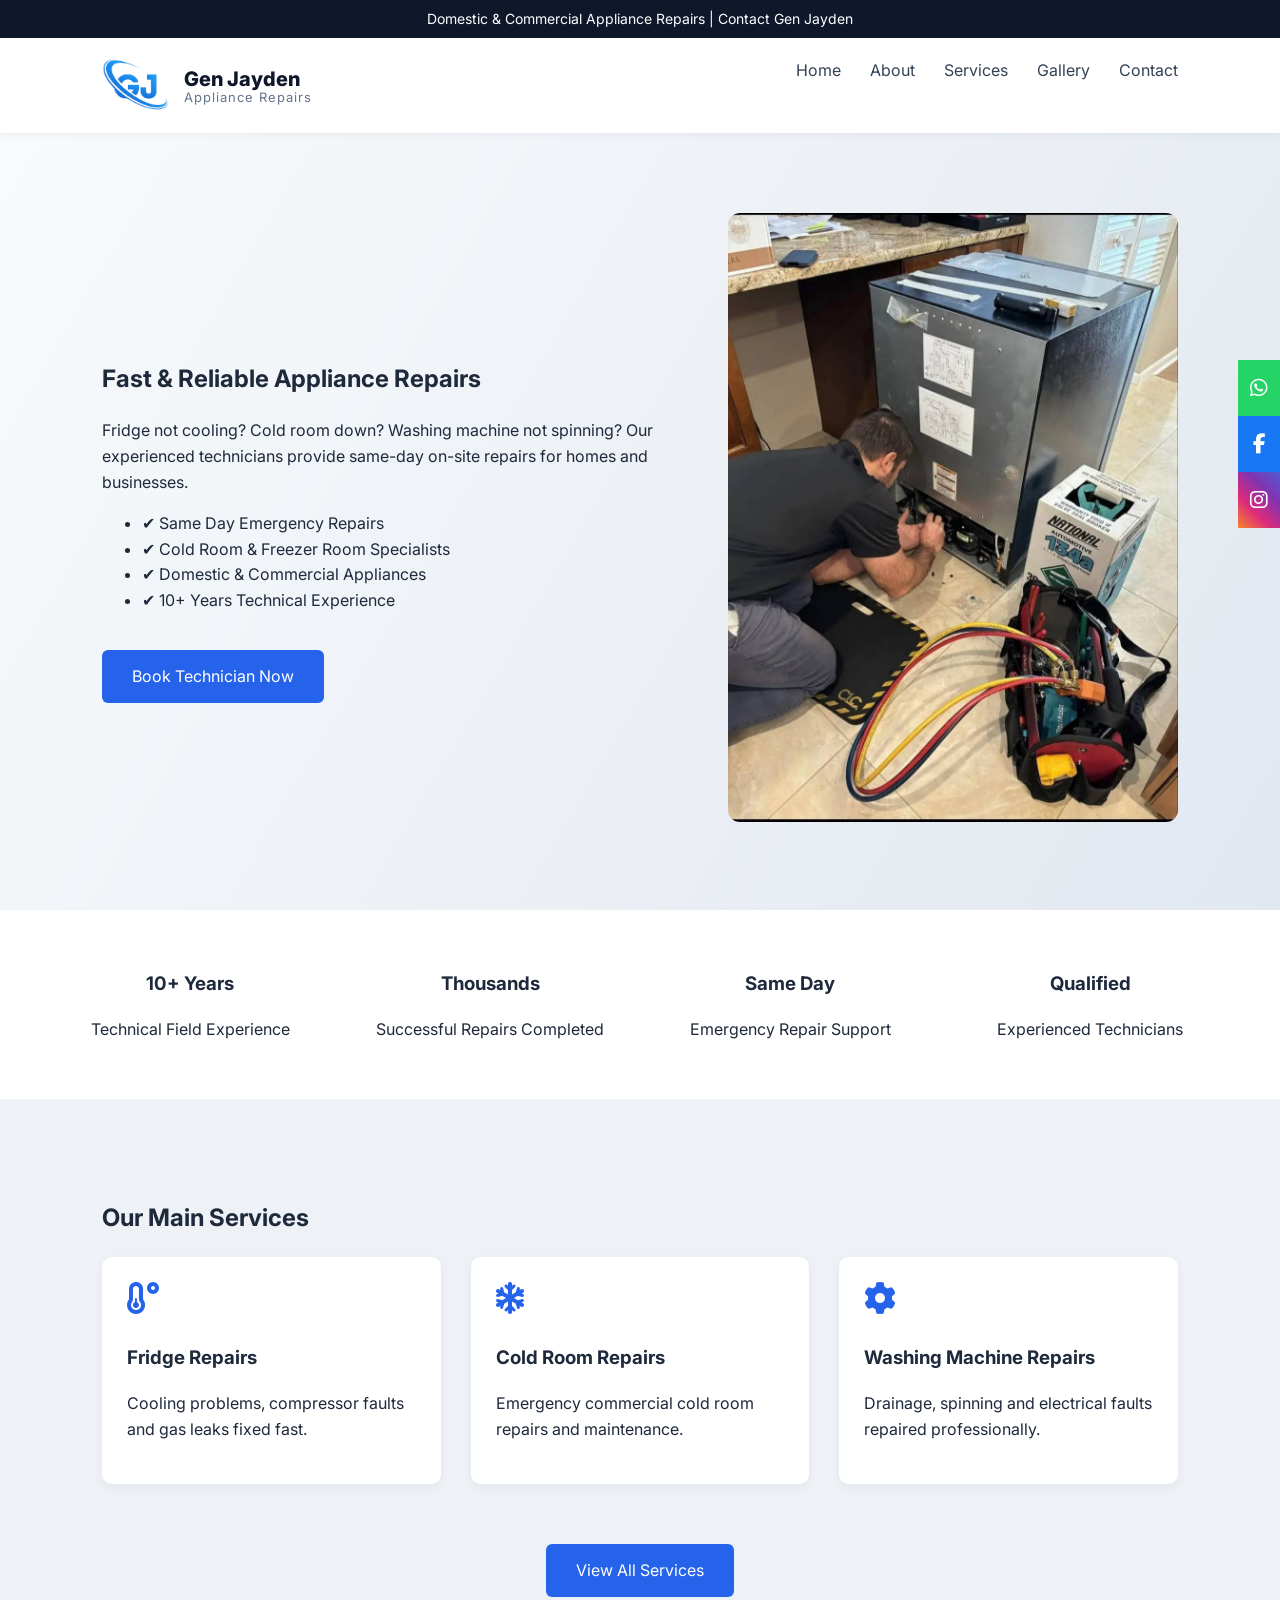
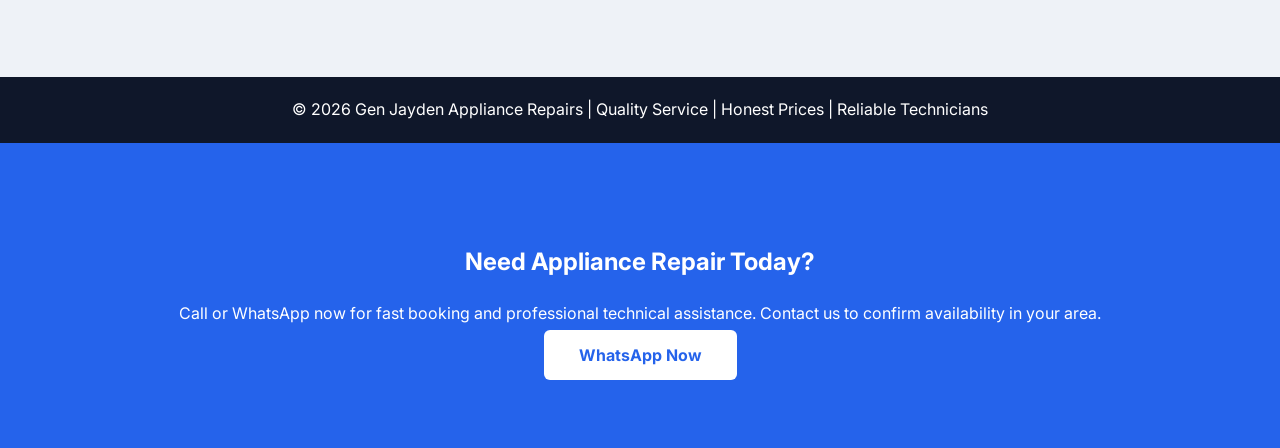
<file: index.html>
<!DOCTYPE html>
<html lang="en">
<head>
<meta name="description" content="Appliance repair services for fridges, freezers, washing machines, tumble dryers, ovens and other listed appliances. Contact Gen Jayden to enquire.">

<meta name="keywords" content="appliance repair, fridge repair, washing machine repair, oven repair, aircon repair, cold room repair, freezer room installation">

<meta name="author" content="Gen Jayden Appliance Repairs">

<meta property="og:title" content="Gen Jayden Appliance Repairs">
<meta property="og:description" content="Appliance repair services for homes and businesses. Contact us to enquire about availability.">
<meta property="og:type" content="website">
<meta charset="UTF-8">
<meta name="viewport" content="width=device-width, initial-scale=1.0">
<title>Gen Jayden Appliance Repairs</title>
<script data-goatcounter="https://genappliancerepairs.goatcounter.com/count"
        async src="//gc.zgo.at/count.js"></script>
<!-- Google tag (gtag.js) -->
<script async src="https://www.googletagmanager.com/gtag/js?id=G-C7B11668BW"></script>
<script>
  window.dataLayer = window.dataLayer || [];
  function gtag(){dataLayer.push(arguments);}
  gtag('js', new Date());

  gtag('config', 'G-C7B11668BW');
</script>

<link rel="stylesheet" href="style.css">
<link href="https://fonts.googleapis.com/css2?family=Inter:wght@300;400;600;800&display=swap" rel="stylesheet">
<link rel="stylesheet" href="https://cdnjs.cloudflare.com/ajax/libs/font-awesome/6.5.0/css/all.min.css">
<link rel="icon" href="images/logo.png">
<!-- Google tag (gtag.js) -->
<script async src="https://www.googletagmanager.com/gtag/js?id=AW-18580250537"></script>
<script>
  window.dataLayer = window.dataLayer || [];
  function gtag(){dataLayer.push(arguments);}
  gtag('js', new Date());
  gtag('config', 'AW-18580250537');
</script>
</head>

<body>

<header class="topbar">
Domestic & Commercial Appliance Repairs | Contact Gen Jayden
</header>

<nav class="navbar">
<div class="logo">
    <img src="images/logo2.png" alt="Gen Jayden Appliance Repairs">
    <div class="logo-text">
        <span class="brand-name">Gen Jayden</span>
        <span class="brand-tag">Appliance Repairs</span>
    </div>
</div>

<div class="nav-links">
<a href="index.html">Home</a>
<a href="about.html">About</a>
<a href="services.html">Services</a>
<a href="gallery.html">Gallery</a>
<a href="contact.html">Contact</a>
</div>
</nav>

<section class="hero">
<div class="hero-text">

<h1>Fast & Reliable Appliance Repairs</h1>

<p>
Fridge not cooling? Cold room down? Washing machine not spinning?
Our experienced technicians provide same-day on-site repairs for homes and businesses.
</p>

<ul>
<li>✔ Same Day Emergency Repairs</li>
<li>✔ Cold Room & Freezer Room Specialists</li>
<li>✔ Domestic & Commercial Appliances</li>
<li>✔ 10+ Years Technical Experience</li>
</ul>

<a class="cta-btn" href="https://wa.me/27681915286">
Book Technician Now
</a>

</div>

<div class="hero-image">
<img src="images/hero-appliance.jpg">
</div>
</section>


<section class="trust-strip">
<div>
<h3>10+ Years</h3>
<p>Technical Field Experience</p>
</div>

<div>
<h3>Thousands</h3>
<p>Successful Repairs Completed</p>
</div>

<div>
<h3>Same Day</h3>
<p>Emergency Repair Support</p>
</div>

<div>
<h3>Qualified</h3>
<p>Experienced Technicians</p>
</div>
</section>

<section class="services">
<h2>Our Main Services</h2>

<div class="service-grid">

<div class="service">
<i class="fa-solid fa-temperature-low icon"></i>
<h3>Fridge Repairs</h3>
<p>Cooling problems, compressor faults and gas leaks fixed fast.</p>
</div>

<div class="service">
<i class="fa-solid fa-snowflake icon"></i>
<h3>Cold Room Repairs</h3>
<p>Emergency commercial cold room repairs and maintenance.</p>
</div>

<div class="service">
<i class="fa-solid fa-gear icon"></i>
<h3>Washing Machine Repairs</h3>
<p>Drainage, spinning and electrical faults repaired professionally.</p>
</div>

</div>

<div style="text-align:center;margin-top:40px;">
<a class="cta-btn" href="services.html">View All Services</a>
</div>

</section>






<footer>
© 2026 Gen Jayden Appliance Repairs | Quality Service | Honest Prices | Reliable Technicians
</footer>

<section style="background:#2563eb;color:white;text-align:center;padding:80px 20px;">
<h2>Need Appliance Repair Today?</h2>

<p>
Call or WhatsApp now for fast booking and professional technical assistance.
Contact us to confirm availability in your area.
</p>

<a href="https://wa.me/27681915286" 
style="background:white;color:#2563eb;padding:15px 35px;border-radius:6px;text-decoration:none;font-weight:700;">
WhatsApp Now
</a>

</section>

<div class="mobile-cta">

<a href="tel:0681915286" class="cta-call">
<i class="fa-solid fa-phone"></i>
Call
</a>

<a href="https://wa.me/27681915286" class="cta-wa">
<i class="fa-brands fa-whatsapp"></i>
WhatsApp
</a>

<a href="https://www.facebook.com/share/18FaNF49f3/" target="_blank" class="cta-fb">
<i class="fa-brands fa-facebook"></i>
Facebook
</a>

<a href="https://www.instagram.com/appliance2816?igsh=MWpqNDZoc2Nvb3UwZg==" target="_blank" class="cta-ig">
<i class="fa-brands fa-instagram"></i>
Insta
</a>

</div>

<div class="social-bar">

<a href="https://wa.me/27681915286" target="_blank" class="sb-wa">
<i class="fa-brands fa-whatsapp"></i>
</a>

<a href="https://www.facebook.com/share/18FaNF49f3/" target="_blank" class="sb-fb">
<i class="fa-brands fa-facebook-f"></i>
</a>

<a href="https://www.instagram.com/appliance2816?igsh=MWpqNDZoc2Nvb3UwZg==" target="_blank" class="sb-ig">
<i class="fa-brands fa-instagram"></i>
</a>

</div>

<script src="script.js"></script>

</body>
</html>
</file>
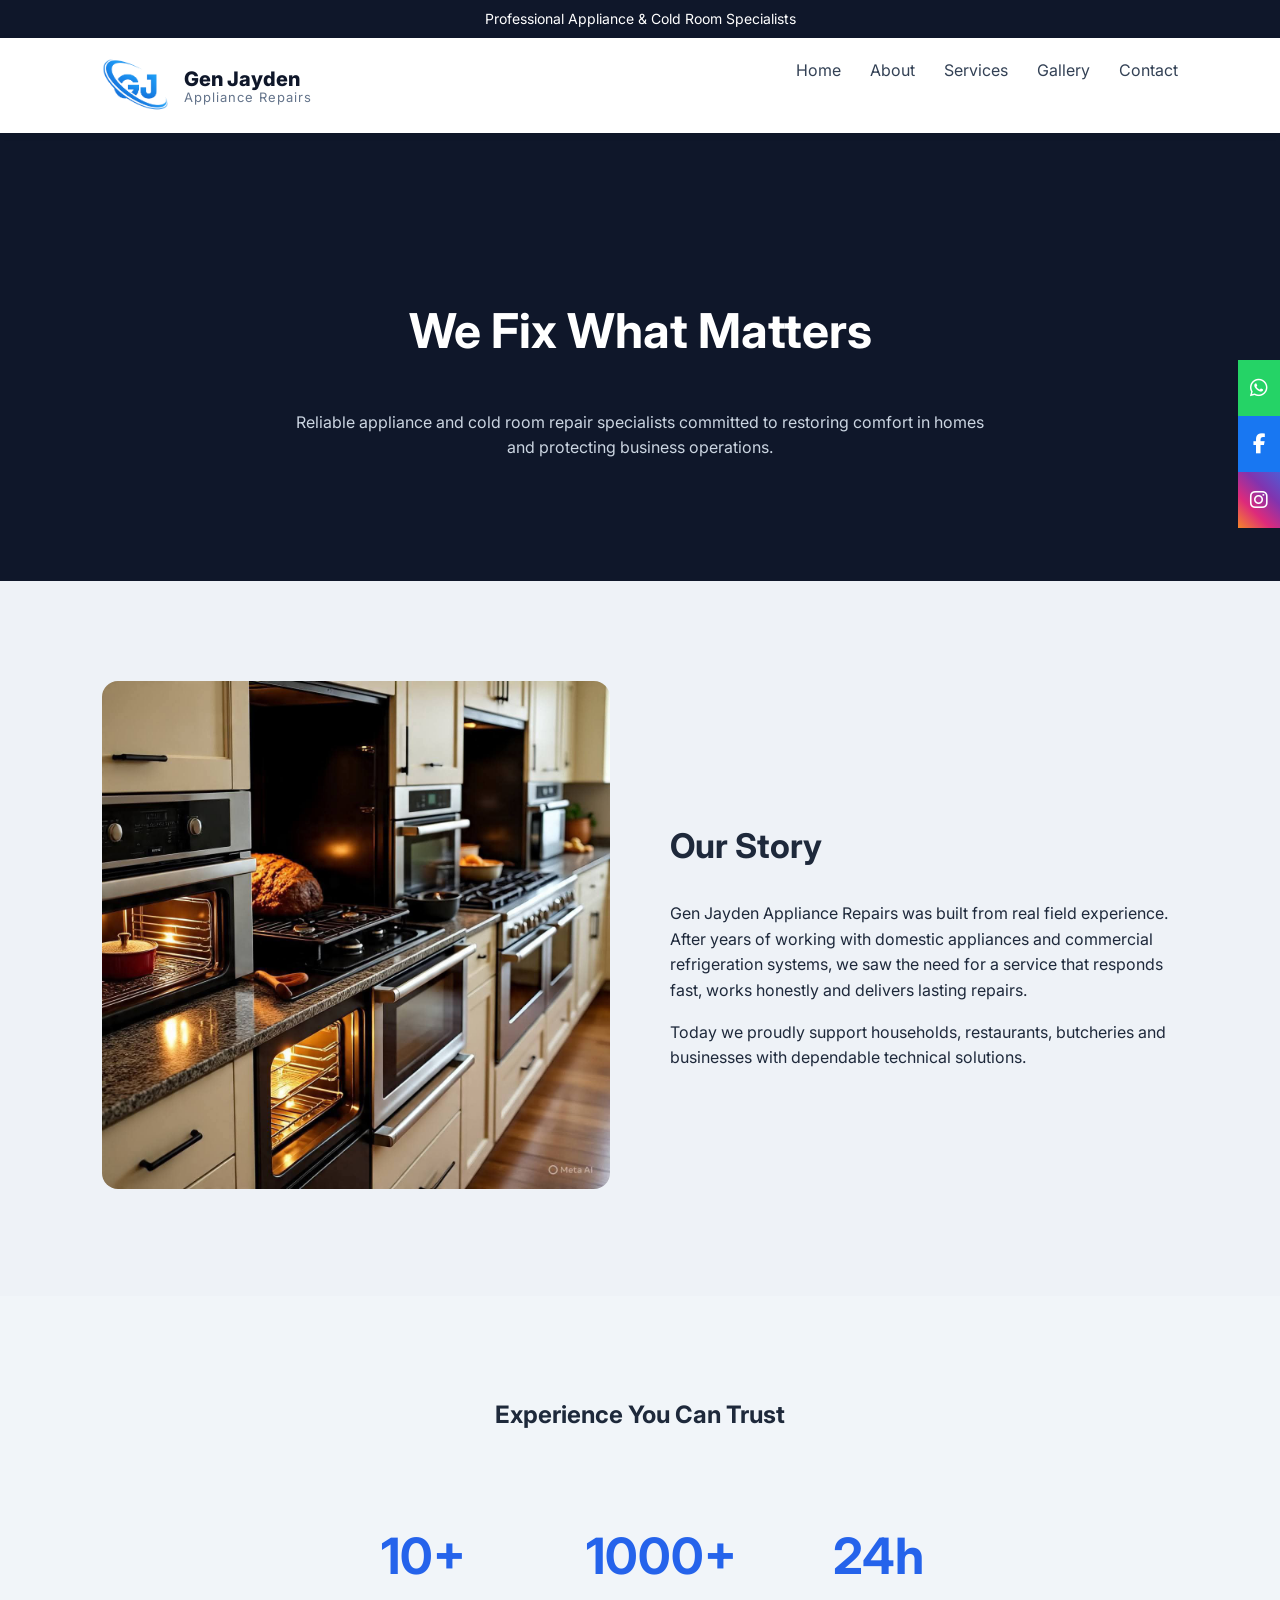
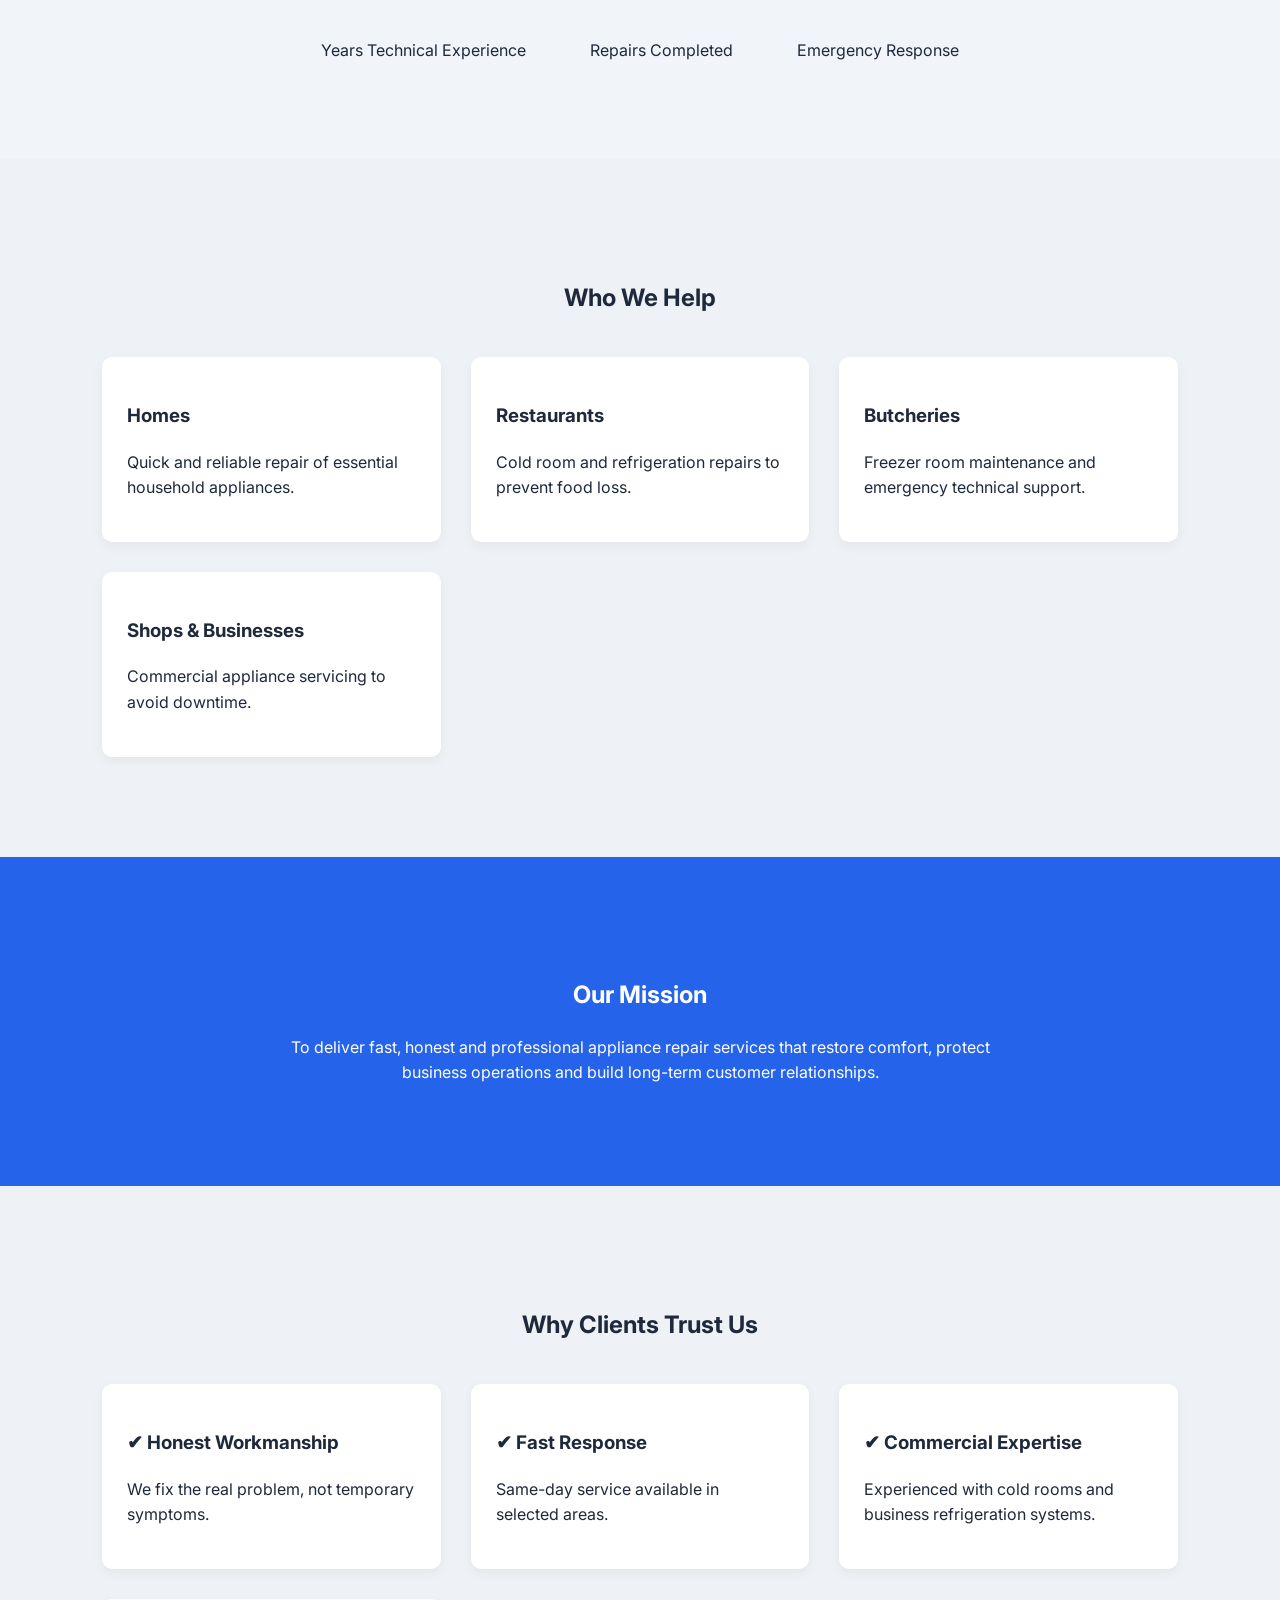
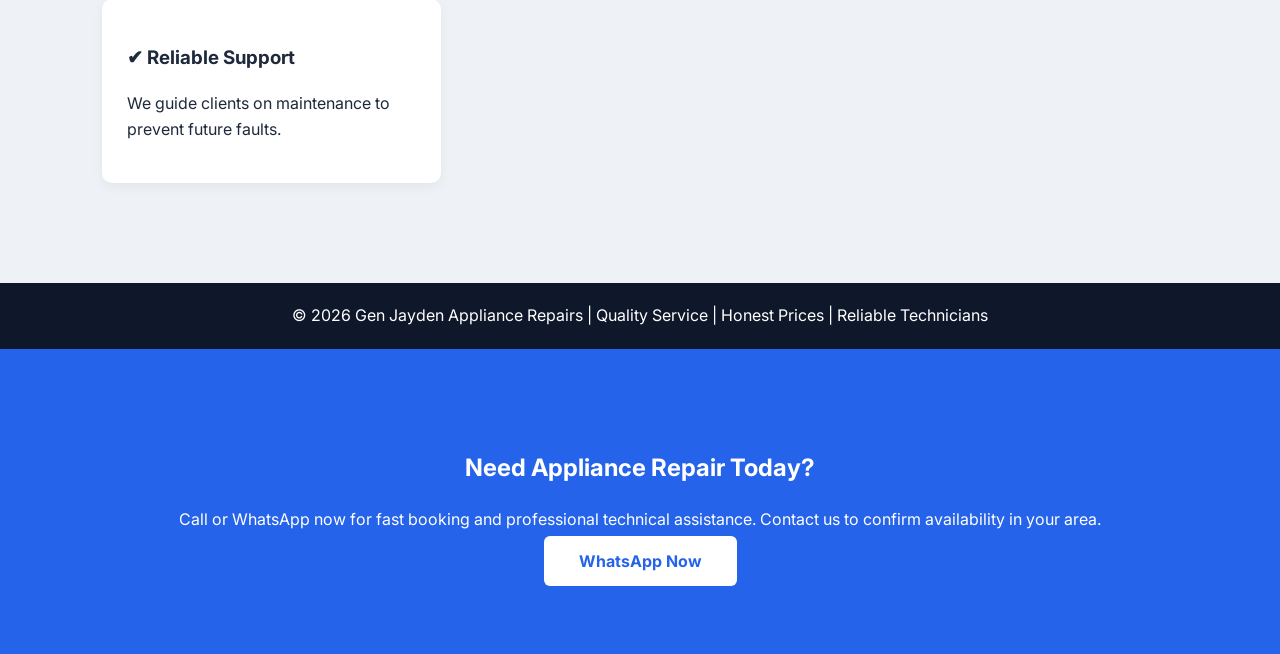
<file: about.html>
<!DOCTYPE html>
<html lang="en">
<head>
<meta name="description" content="Appliance repair services for fridges, freezers, washing machines, tumble dryers, ovens and other listed appliances. Contact Gen Jayden to enquire.">

<meta name="keywords" content="appliance repair, fridge repair, washing machine repair, oven repair, aircon repair, cold room repair, freezer room installation">

<meta name="author" content="Gen Jayden Appliance Repairs">

<meta property="og:title" content="Gen Jayden Appliance Repairs">
<meta property="og:description" content="Appliance repair services for homes and businesses. Contact us to enquire about availability.">
<meta property="og:type" content="website">
<meta charset="UTF-8">
<meta name="viewport" content="width=device-width, initial-scale=1.0">
<title>Gen Jayden Appliance Repairs</title>

<!-- Google tag (gtag.js) -->
<script async src="https://www.googletagmanager.com/gtag/js?id=G-C7B11668BW"></script>
<script>
  window.dataLayer = window.dataLayer || [];
  function gtag(){dataLayer.push(arguments);}
  gtag('js', new Date());

  gtag('config', 'G-C7B11668BW');
</script>
<script data-goatcounter="https://genappliancerepairs.goatcounter.com/count"
        async src="//gc.zgo.at/count.js"></script>

<link rel="stylesheet" href="style.css">
<link href="https://fonts.googleapis.com/css2?family=Inter:wght@300;400;600;800&display=swap" rel="stylesheet">
<link rel="stylesheet" href="https://cdnjs.cloudflare.com/ajax/libs/font-awesome/6.5.0/css/all.min.css">
<link rel="icon" href="images/logo.png">
<!-- Google tag (gtag.js) -->
<script async src="https://www.googletagmanager.com/gtag/js?id=AW-18580250537"></script>
<script>
  window.dataLayer = window.dataLayer || [];
  function gtag(){dataLayer.push(arguments);}
  gtag('js', new Date());
  gtag('config', 'AW-18580250537');
</script>
</head>
<body>
<header class="topbar">
Professional Appliance & Cold Room Specialists
</header>

<!-- NAVBAR -->
<nav class="navbar">
<div class="logo">
    <img src="images/logo2.png" alt="Gen Jayden Appliance Repairs">
    <div class="logo-text">
        <span class="brand-name">Gen Jayden</span>
        <span class="brand-tag">Appliance Repairs</span>
    </div>
</div>

<div class="nav-links">
<a href="index.html">Home</a>
<a href="about.html">About</a>
<a href="services.html">Services</a>
<a href="gallery.html">Gallery</a>
<a href="contact.html">Contact</a>
</div>
</nav>

<!-- PAGE BANNER -->
<section style="background:#0f172a;color:white;padding:120px 20px;text-align:center;">
<h1 style="font-size:48px;">We Fix What Matters</h1>
<p style="max-width:700px;margin:auto;margin-top:20px;color:#cbd5e1;">
Reliable appliance and cold room repair specialists committed to restoring comfort in homes and protecting business operations.
</p>
</section>

<!-- STORY SPLIT SECTION -->
<section style="padding:100px 8%;display:flex;gap:60px;align-items:center;flex-wrap:wrap;">

<div style="flex:1;min-width:300px;">
<img src="images/technician.jpg" style="width:100%;border-radius:16px;">
</div>

<div style="flex:1;min-width:300px;">
<h2 style="font-size:34px;">Our Story</h2>

<p>
Gen Jayden Appliance Repairs was built from real field experience.
After years of working with domestic appliances and commercial refrigeration systems,
we saw the need for a service that responds fast, works honestly and delivers lasting repairs.
</p>

<p>
Today we proudly support households, restaurants, butcheries and businesses with dependable technical solutions.
</p>

</div>

</section>

<!-- EXPERIENCE COUNTERS -->
<section style="background:#f1f5f9;padding:80px 8%;text-align:center;">
<h2>Experience You Can Trust</h2>

<div style="display:flex;justify-content:center;gap:60px;margin-top:40px;flex-wrap:wrap;">

<div>
<h1 style="font-size:50px;color:#2563eb;">10+</h1>
<p>Years Technical Experience</p>
</div>

<div>
<h1 style="font-size:50px;color:#2563eb;">1000+</h1>
<p>Repairs Completed</p>
</div>

<div>
<h1 style="font-size:50px;color:#2563eb;">24h</h1>
<p>Emergency Response</p>
</div>

</div>
</section>

<!-- CLIENT TYPES -->
<section style="padding:100px 8%;">
<h2 style="text-align:center;">Who We Help</h2>

<div style="display:grid;grid-template-columns:repeat(auto-fit,minmax(260px,1fr));gap:30px;margin-top:40px;">

<div class="service">
<h3>Homes</h3>
<p>Quick and reliable repair of essential household appliances.</p>
</div>

<div class="service">
<h3>Restaurants</h3>
<p>Cold room and refrigeration repairs to prevent food loss.</p>
</div>

<div class="service">
<h3>Butcheries</h3>
<p>Freezer room maintenance and emergency technical support.</p>
</div>

<div class="service">
<h3>Shops & Businesses</h3>
<p>Commercial appliance servicing to avoid downtime.</p>
</div>

</div>
</section>

<!-- MISSION BLOCK -->
<section style="background:#2563eb;color:white;padding:100px 20px;text-align:center;">
<h2>Our Mission</h2>
<p style="max-width:700px;margin:auto;margin-top:20px;">
To deliver fast, honest and professional appliance repair services that restore comfort,
protect business operations and build long-term customer relationships.
</p>
</section>

<!-- GUARANTEE -->
<section style="padding:100px 8%;">
<h2 style="text-align:center;">Why Clients Trust Us</h2>

<div style="display:grid;grid-template-columns:repeat(auto-fit,minmax(250px,1fr));gap:30px;margin-top:40px;">

<div class="service">
<h3>✔ Honest Workmanship</h3>
<p>We fix the real problem, not temporary symptoms.</p>
</div>

<div class="service">
<h3>✔ Fast Response</h3>
<p>Same-day service available in selected areas.</p>
</div>

<div class="service">
<h3>✔ Commercial Expertise</h3>
<p>Experienced with cold rooms and business refrigeration systems.</p>
</div>

<div class="service">
<h3>✔ Reliable Support</h3>
<p>We guide clients on maintenance to prevent future faults.</p>
</div>

</div>
</section>



<footer>
© 2026 Gen Jayden Appliance Repairs | Quality Service | Honest Prices | Reliable Technicians
</footer>

<section style="background:#2563eb;color:white;text-align:center;padding:80px 20px;">
<h2>Need Appliance Repair Today?</h2>

<p>
Call or WhatsApp now for fast booking and professional technical assistance.
Contact us to confirm availability in your area.
</p>

<a href="https://wa.me/27681915286" 
style="background:white;color:#2563eb;padding:15px 35px;border-radius:6px;text-decoration:none;font-weight:700;">
WhatsApp Now
</a>

</section>

<div class="mobile-cta">

<a href="tel:0681915286" class="cta-call">
<i class="fa-solid fa-phone"></i>
Call
</a>

<a href="https://wa.me/27681915286" class="cta-wa">
<i class="fa-brands fa-whatsapp"></i>
WhatsApp
</a>

<a href="https://www.facebook.com/share/18FaNF49f3/" target="_blank" class="cta-fb">
<i class="fa-brands fa-facebook"></i>
Facebook
</a>

<a href="https://www.instagram.com/appliance2816?igsh=MWpqNDZoc2Nvb3UwZg==" target="_blank" class="cta-ig">
<i class="fa-brands fa-instagram"></i>
Insta
</a>

</div>

<div class="social-bar">

<a href="https://wa.me/27681915286" target="_blank" class="sb-wa">
<i class="fa-brands fa-whatsapp"></i>
</a>

<a href="https://www.facebook.com/share/18FaNF49f3/" target="_blank" class="sb-fb">
<i class="fa-brands fa-facebook-f"></i>
</a>

<a href="https://www.instagram.com/appliance2816?igsh=MWpqNDZoc2Nvb3UwZg==" target="_blank" class="sb-ig">
<i class="fa-brands fa-instagram"></i>
</a>

</div>

<script src="script.js"></script>

</body>
</html>
</file>
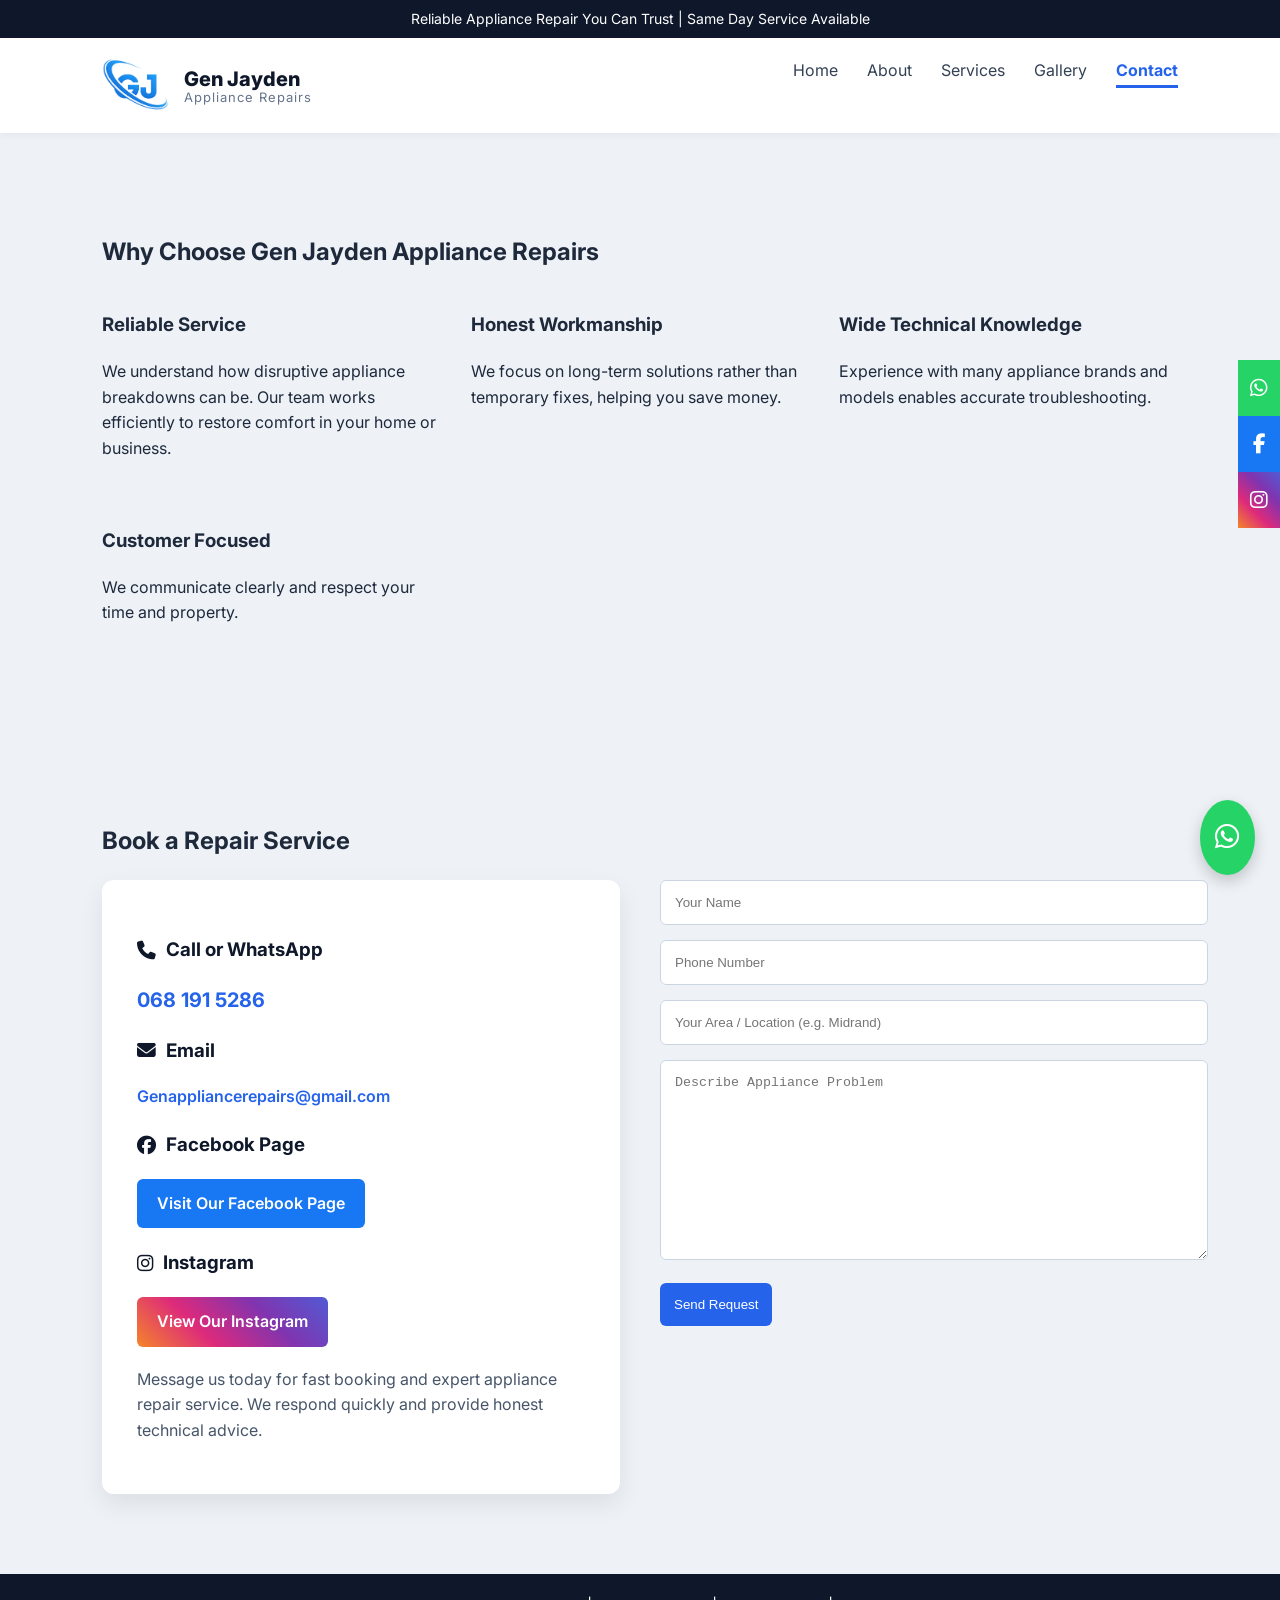
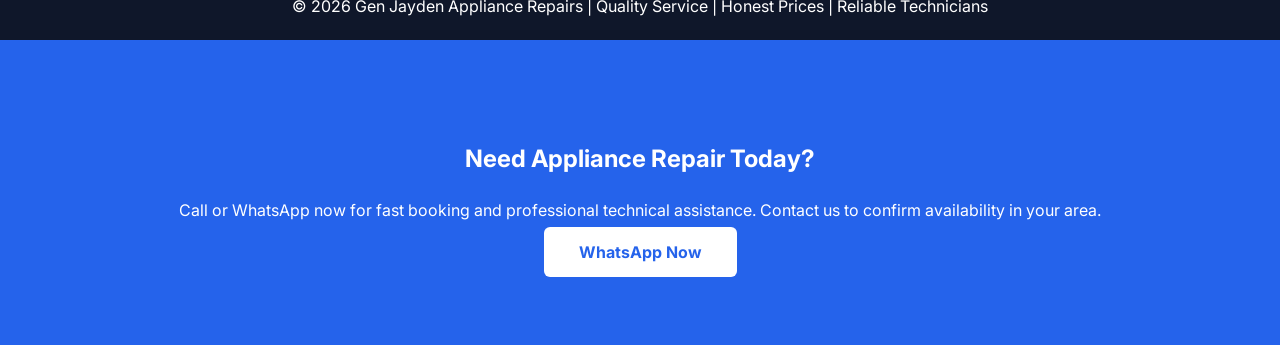
<file: contact.html>
<!DOCTYPE html>
<html lang="en">
<head>
<meta name="description" content="Appliance repair services for fridges, freezers, washing machines, tumble dryers, ovens and other listed appliances. Contact Gen Jayden to enquire.">

<meta name="keywords" content="appliance repair, fridge repair, washing machine repair, oven repair, aircon repair, cold room repair, freezer room installation">

<meta name="author" content="Gen Jayden Appliance Repairs">

<meta property="og:title" content="Gen Jayden Appliance Repairs">
<meta property="og:description" content="Appliance repair services for homes and businesses. Contact us to enquire about availability.">
<meta property="og:type" content="website">
<meta charset="UTF-8">
<meta name="viewport" content="width=device-width, initial-scale=1.0">
<title>Gen Jayden Appliance Repairs</title>

<!-- Google tag (gtag.js) -->
<script async src="https://www.googletagmanager.com/gtag/js?id=G-C7B11668BW"></script>
<script>
  window.dataLayer = window.dataLayer || [];
  function gtag(){dataLayer.push(arguments);}
  gtag('js', new Date());

  gtag('config', 'G-C7B11668BW');
</script>
<script data-goatcounter="https://genappliancerepairs.goatcounter.com/count"
        async src="//gc.zgo.at/count.js"></script>
<link rel="stylesheet" href="style.css">
<link href="https://fonts.googleapis.com/css2?family=Inter:wght@300;400;600;800&display=swap" rel="stylesheet">
<link rel="stylesheet" href="https://cdnjs.cloudflare.com/ajax/libs/font-awesome/6.5.0/css/all.min.css">
<link rel="icon" href="images/logo.png">
<!-- Google tag (gtag.js) -->
<script async src="https://www.googletagmanager.com/gtag/js?id=AW-18580250537"></script>
<script>
  window.dataLayer = window.dataLayer || [];
  function gtag(){dataLayer.push(arguments);}
  gtag('js', new Date());
  gtag('config', 'AW-18580250537');
</script>
</head>

<body>

<header class="topbar">
Reliable Appliance Repair You Can Trust | Same Day Service Available
</header>

<nav class="navbar">
<div class="logo">
    <img src="images/logo2.png" alt="Gen Jayden Appliance Repairs">
    <div class="logo-text">
        <span class="brand-name">Gen Jayden</span>
        <span class="brand-tag">Appliance Repairs</span>
    </div>
</div>

<div class="nav-links">
<a href="index.html">Home</a>
<a href="about.html">About</a>
<a href="services.html">Services</a>
<a href="gallery.html">Gallery</a>
<a href="contact.html">Contact</a>
</div>
</nav>

<section id="why" class="why">
<h2>Why Choose Gen Jayden Appliance Repairs</h2>

<div class="why-grid">

<div>
<h3>Reliable Service</h3>
<p>
We understand how disruptive appliance breakdowns can be.
Our team works efficiently to restore comfort in your home or business.
</p>
</div>

<div>
<h3>Honest Workmanship</h3>
<p>
We focus on long-term solutions rather than temporary fixes,
helping you save money.
</p>
</div>

<div>
<h3>Wide Technical Knowledge</h3>
<p>
Experience with many appliance brands and models enables
accurate troubleshooting.
</p>
</div>

<div>
<h3>Customer Focused</h3>
<p>
We communicate clearly and respect your time and property.
</p>
</div>

</div>
</section>



<section id="contact" class="contact">
<h2>Book a Repair Service</h2>

<div class="contact-grid">

<div class="contact-info-card">

<h3><i class="fa-solid fa-phone"></i> Call or WhatsApp</h3>
<p class="contact-highlight">068 191 5286</p>

<h3><i class="fa-solid fa-envelope"></i> Email</h3>
<p>
<a href="mailto:Genappliancerepairs@gmail.com" class="contact-link">
Genappliancerepairs@gmail.com
</a>
</p>

<h3><i class="fa-brands fa-facebook"></i> Facebook Page</h3>
<p>
<a href="https://www.facebook.com/share/18FaNF49f3/" target="_blank" class="facebook-btn">
Visit Our Facebook Page
</a>
</p>

<h3><i class="fa-brands fa-instagram"></i> Instagram</h3>
<p>
<a href="https://www.instagram.com/appliance2816?igsh=MWpqNDZoc2Nvb3UwZg==" 
target="_blank" 
class="instagram-btn">
View Our Instagram
</a>
</p>

<p class="contact-message">
Message us today for fast booking and expert appliance repair service.
We respond quickly and provide honest technical advice.
</p>

</div>

<form id="bookingForm">
<input type="text" id="name" placeholder="Your Name" required>
<input type="text" id="phone" placeholder="Phone Number" required>
<input type="text" id="area" placeholder="Your Area / Location (e.g. Midrand)" required>
<textarea id="problem" placeholder="Describe Appliance Problem"
style="height:170px;resize:vertical;"></textarea>
<button type="submit">Send Request</button>
</form>

</div>
</section>
<a href="https://wa.me/27681915286" class="whatsapp">
<i class="fa-brands fa-whatsapp"></i>
</a>

<footer>
© 2026 Gen Jayden Appliance Repairs | Quality Service | Honest Prices | Reliable Technicians
</footer>

<section style="background:#2563eb;color:white;text-align:center;padding:80px 20px;">
<h2>Need Appliance Repair Today?</h2>

<p>
Call or WhatsApp now for fast booking and professional technical assistance.
Contact us to confirm availability in your area.
</p>

<a href="https://wa.me/27681915286" 
style="background:white;color:#2563eb;padding:15px 35px;border-radius:6px;text-decoration:none;font-weight:700;">
WhatsApp Now
</a>

</section>

<div class="mobile-cta">

<a href="tel:0681915286" class="cta-call">
<i class="fa-solid fa-phone"></i>
Call
</a>

<a href="https://wa.me/27681915286" class="cta-wa">
<i class="fa-brands fa-whatsapp"></i>
WhatsApp
</a>

<a href="https://www.facebook.com/share/18FaNF49f3/" target="_blank" class="cta-fb">
<i class="fa-brands fa-facebook"></i>
Facebook
</a>

<a href="https://www.instagram.com/appliance2816?igsh=MWpqNDZoc2Nvb3UwZg==" target="_blank" class="cta-ig">
<i class="fa-brands fa-instagram"></i>
Insta
</a>

</div>

<div class="social-bar">

<a href="https://wa.me/27681915286" target="_blank" class="sb-wa">
<i class="fa-brands fa-whatsapp"></i>
</a>

<a href="https://www.facebook.com/share/18FaNF49f3/" target="_blank" class="sb-fb">
<i class="fa-brands fa-facebook-f"></i>
</a>

<a href="https://www.instagram.com/appliance2816?igsh=MWpqNDZoc2Nvb3UwZg==" target="_blank" class="sb-ig">
<i class="fa-brands fa-instagram"></i>
</a>

</div>

<script src="script.js"></script>

</body>
</html>
</file>
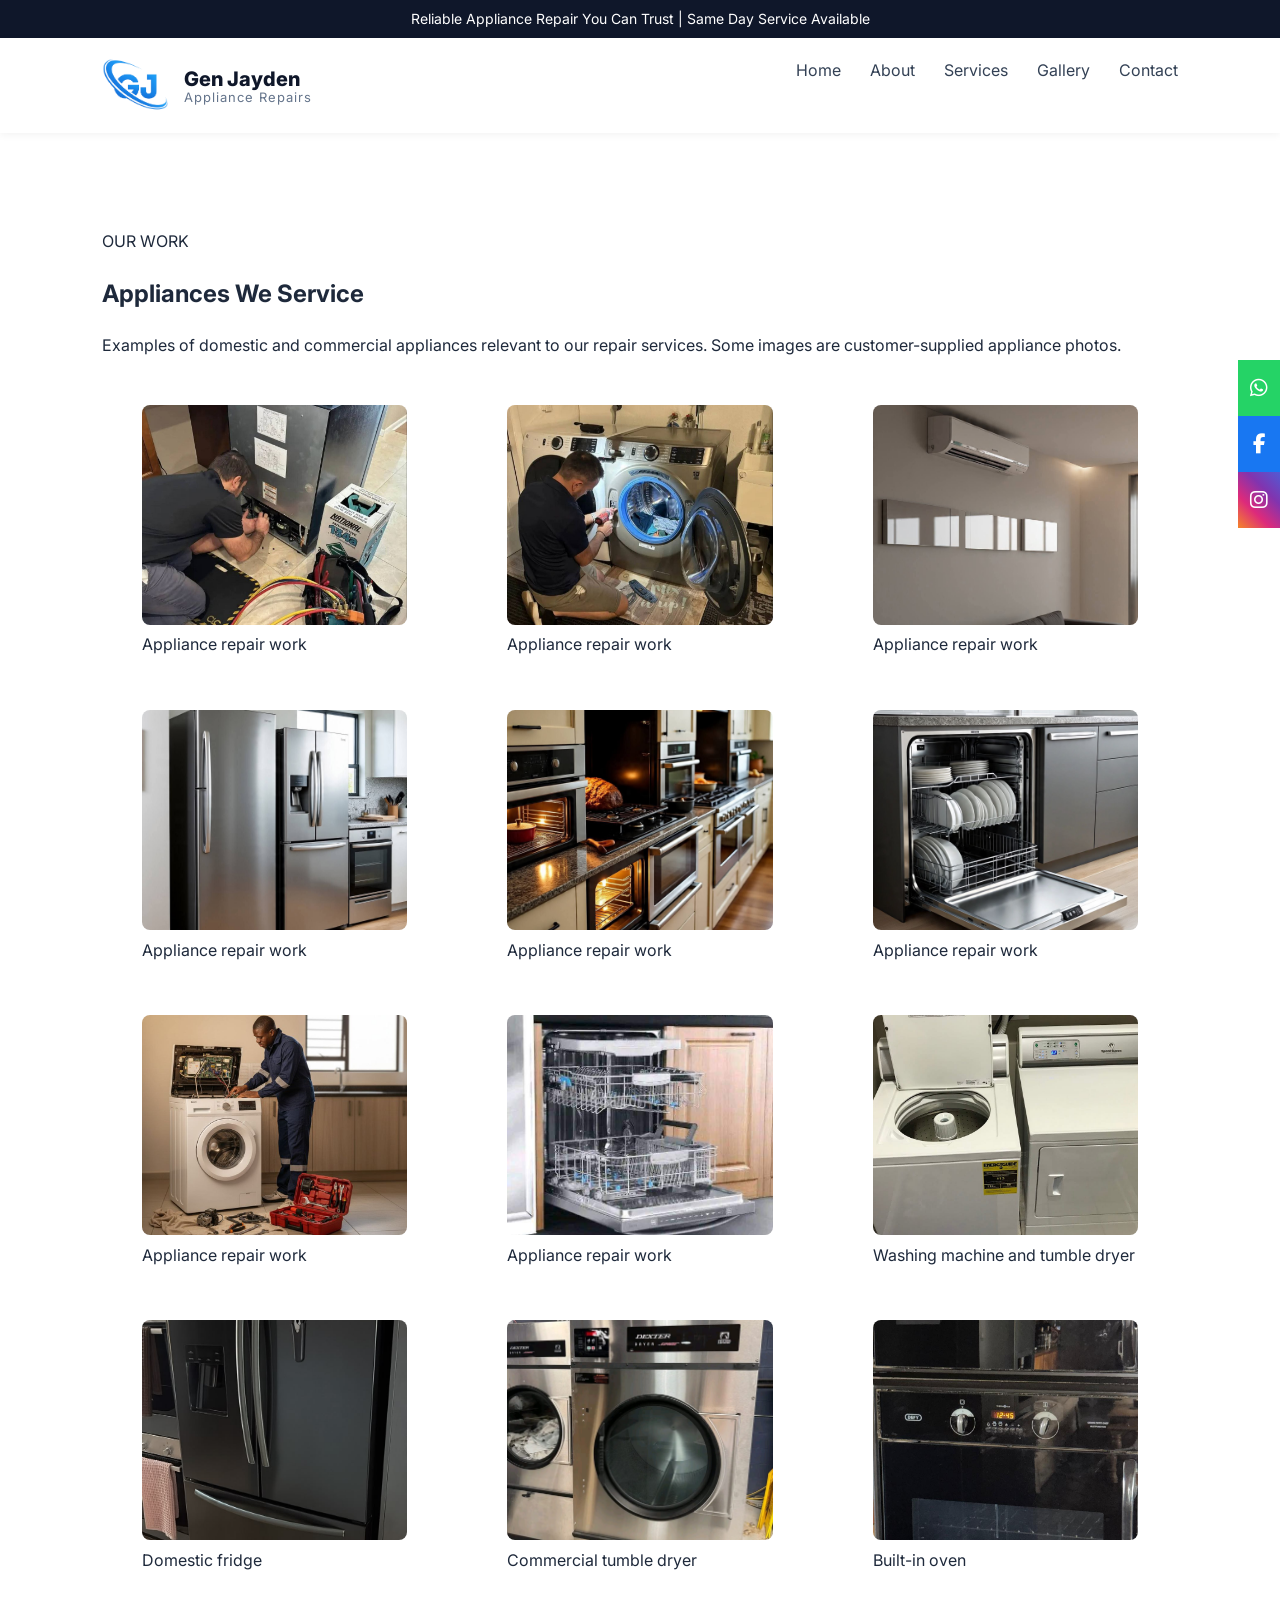
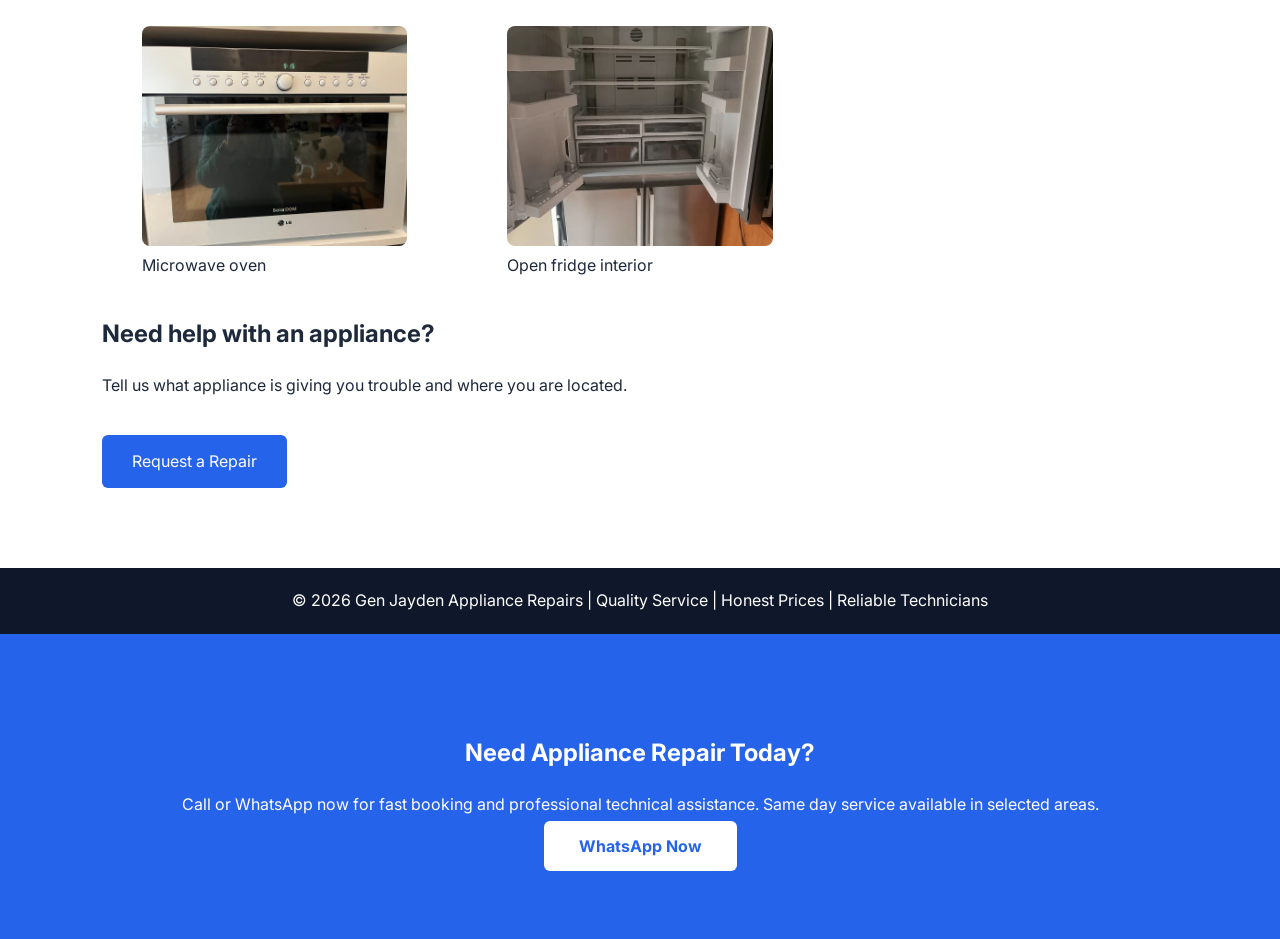
<file: gallery.html>
<!DOCTYPE html>
<html lang="en">
<head>
<meta name="description" content="Professional fridge, washing machine, oven and air conditioner repairs. Same day appliance repair service. Call now.">

<meta name="keywords" content="appliance repair, fridge repair, washing machine repair, oven repair, aircon repair, cold room repair, freezer room installation">

<meta name="author" content="Gen Jayden Appliance Repairs">

<meta property="og:title" content="Gen Jayden Appliance Repairs">
<meta property="og:description" content="Reliable appliance repair services with same day support.">
<meta property="og:type" content="website">
<meta charset="UTF-8">
<meta name="viewport" content="width=device-width, initial-scale=1.0">
<title>Appliance Repair Gallery | Gen Jayden Appliance Repairs</title>
<script data-goatcounter="https://genappliancerepairs.goatcounter.com/count"
        async src="//gc.zgo.at/count.js"></script>
<!-- Google tag (gtag.js) -->
<script async src="https://www.googletagmanager.com/gtag/js?id=G-C7B11668BW"></script>
<script>
  window.dataLayer = window.dataLayer || [];
  function gtag(){dataLayer.push(arguments);}
  gtag('js', new Date());

  gtag('config', 'G-C7B11668BW');
</script>

<link rel="stylesheet" href="style.css">
<link href="https://fonts.googleapis.com/css2?family=Inter:wght@300;400;600;800&display=swap" rel="stylesheet">
<link rel="stylesheet" href="https://cdnjs.cloudflare.com/ajax/libs/font-awesome/6.5.0/css/all.min.css">
<link rel="icon" href="images/logo.png">
<!-- Google tag (gtag.js) -->
<script async src="https://www.googletagmanager.com/gtag/js?id=AW-18580250537"></script>
<script>
  window.dataLayer = window.dataLayer || [];
  function gtag(){dataLayer.push(arguments);}
  gtag('js', new Date());
  gtag('config', 'AW-18580250537');
</script>
</head>

<body>

<header class="topbar">
Reliable Appliance Repair You Can Trust | Same Day Service Available
</header>

<nav class="navbar">
<div class="logo">
    <img src="images/logo2.png" alt="Gen Jayden Appliance Repairs">
    <div class="logo-text">
        <span class="brand-name">Gen Jayden</span>
        <span class="brand-tag">Appliance Repairs</span>
    </div>
</div>

<div class="nav-links">
<a href="index.html">Home</a>
<a href="about.html">About</a>
<a href="services.html">Services</a>
<a href="gallery.html">Gallery</a>
<a href="contact.html">Contact</a>
</div>
</nav>

<section class="gallery">
<div class="gallery-heading"><p class="eyebrow">OUR WORK</p><h1>Appliances We Service</h1><p>Examples of domestic and commercial appliances relevant to our repair services. Some images are customer-supplied appliance photos.</p></div>
<div class="gallery-grid">
<figure class="gallery-card"><img src="images/g1.jpg" alt="Appliance repair work" loading="lazy"><figcaption>Appliance repair work</figcaption></figure>
<figure class="gallery-card"><img src="images/g2.jpg" alt="Appliance repair work" loading="lazy"><figcaption>Appliance repair work</figcaption></figure>
<figure class="gallery-card"><img src="images/g4.jpg" alt="Appliance repair work" loading="lazy"><figcaption>Appliance repair work</figcaption></figure>
<figure class="gallery-card"><img src="images/g5.jpg" alt="Appliance repair work" loading="lazy"><figcaption>Appliance repair work</figcaption></figure>
<figure class="gallery-card"><img src="images/g6.jpg" alt="Appliance repair work" loading="lazy"><figcaption>Appliance repair work</figcaption></figure>
<figure class="gallery-card"><img src="images/g7.jpg" alt="Appliance repair work" loading="lazy"><figcaption>Appliance repair work</figcaption></figure>
<figure class="gallery-card"><img src="images/g8.jpg" alt="Appliance repair work" loading="lazy"><figcaption>Appliance repair work</figcaption></figure>
<figure class="gallery-card"><img src="images/g9.jpg" alt="Appliance repair work" loading="lazy"><figcaption>Appliance repair work</figcaption></figure>
<figure class="gallery-card"><img src="images/customer-washing-machine-dryer.jpeg" alt="Customer-supplied photo: Washing machine and tumble dryer" loading="lazy"><figcaption>Washing machine and tumble dryer</figcaption></figure>
<figure class="gallery-card"><img src="images/customer-fridge.jpeg" alt="Customer-supplied photo: Domestic fridge" loading="lazy"><figcaption>Domestic fridge</figcaption></figure>
<figure class="gallery-card"><img src="images/commercial-dryer.jpeg" alt="Customer-supplied photo: Commercial tumble dryer" loading="lazy"><figcaption>Commercial tumble dryer</figcaption></figure>
<figure class="gallery-card"><img src="images/built-in-oven.jpeg" alt="Customer-supplied photo: Built-in oven" loading="lazy"><figcaption>Built-in oven</figcaption></figure>
<figure class="gallery-card"><img src="images/microwave-oven.jpeg" alt="Customer-supplied photo: Microwave oven" loading="lazy"><figcaption>Microwave oven</figcaption></figure>
<figure class="gallery-card"><img src="images/open-fridge.jpeg" alt="Customer-supplied photo: Open fridge interior" loading="lazy"><figcaption>Open fridge interior</figcaption></figure>
</div>
<div class="gallery-cta"><h2>Need help with an appliance?</h2><p>Tell us what appliance is giving you trouble and where you are located.</p><a class="cta-btn" href="https://wa.me/27681915286?text=Hello%2C%20I%20need%20appliance%20repair%20assistance.">Request a Repair</a></div>
</section>

<footer>
© 2026 Gen Jayden Appliance Repairs | Quality Service | Honest Prices | Reliable Technicians
</footer>

<section style="background:#2563eb;color:white;text-align:center;padding:80px 20px;">
<h2>Need Appliance Repair Today?</h2>

<p>
Call or WhatsApp now for fast booking and professional technical assistance.
Same day service available in selected areas.
</p>

<a href="https://wa.me/27681915286" 
style="background:white;color:#2563eb;padding:15px 35px;border-radius:6px;text-decoration:none;font-weight:700;">
WhatsApp Now
</a>

</section>

<div class="mobile-cta">

<a href="tel:0681915286" class="cta-call">
<i class="fa-solid fa-phone"></i>
Call
</a>

<a href="https://wa.me/27681915286" class="cta-wa">
<i class="fa-brands fa-whatsapp"></i>
WhatsApp
</a>

<a href="https://www.facebook.com/share/18FaNF49f3/" target="_blank" class="cta-fb">
<i class="fa-brands fa-facebook"></i>
Facebook
</a>

<a href="https://www.instagram.com/appliance2816?igsh=MWpqNDZoc2Nvb3UwZg==" target="_blank" class="cta-ig">
<i class="fa-brands fa-instagram"></i>
Insta
</a>

</div>

<div class="social-bar">

<a href="https://wa.me/27681915286" target="_blank" class="sb-wa">
<i class="fa-brands fa-whatsapp"></i>
</a>

<a href="https://www.facebook.com/share/18FaNF49f3/" target="_blank" class="sb-fb">
<i class="fa-brands fa-facebook-f"></i>
</a>

<a href="https://www.instagram.com/appliance2816?igsh=MWpqNDZoc2Nvb3UwZg==" target="_blank" class="sb-ig">
<i class="fa-brands fa-instagram"></i>
</a>

</div>

<script src="script.js"></script>

</body>
</html>
</file>
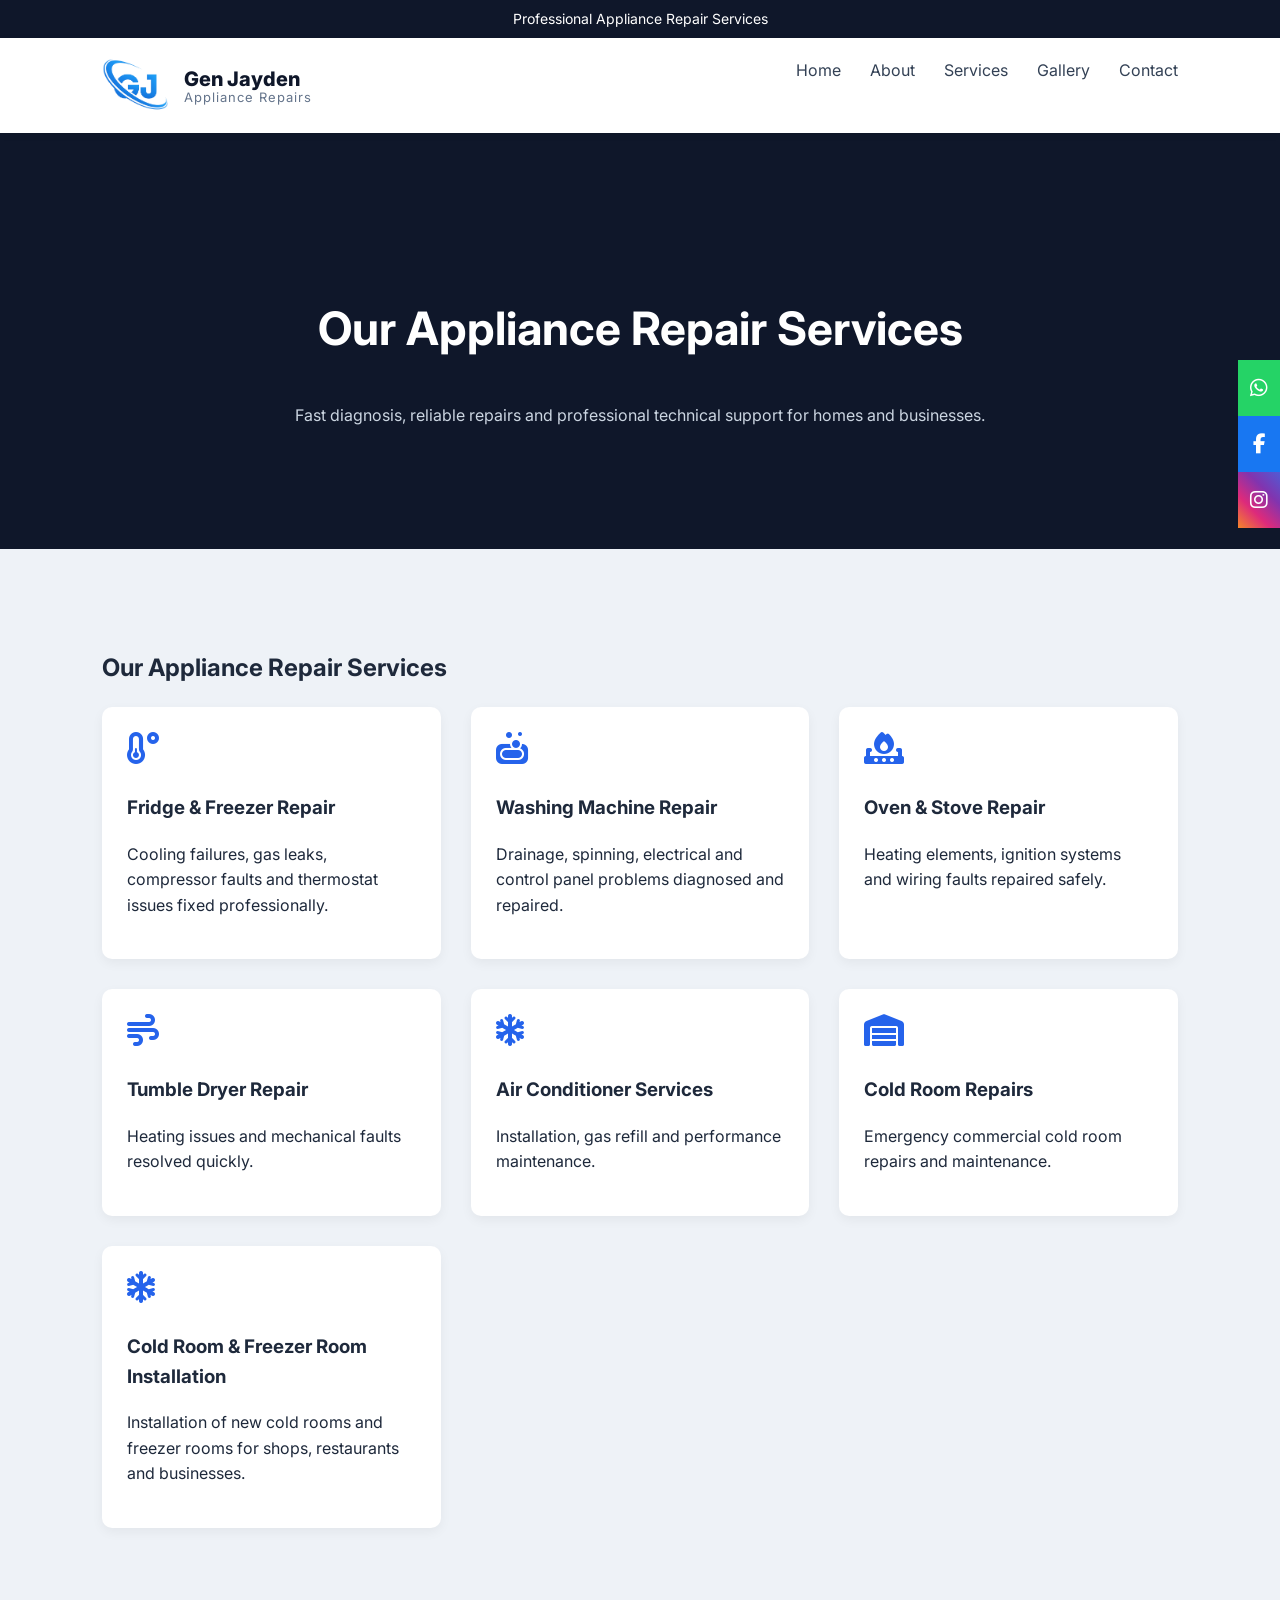
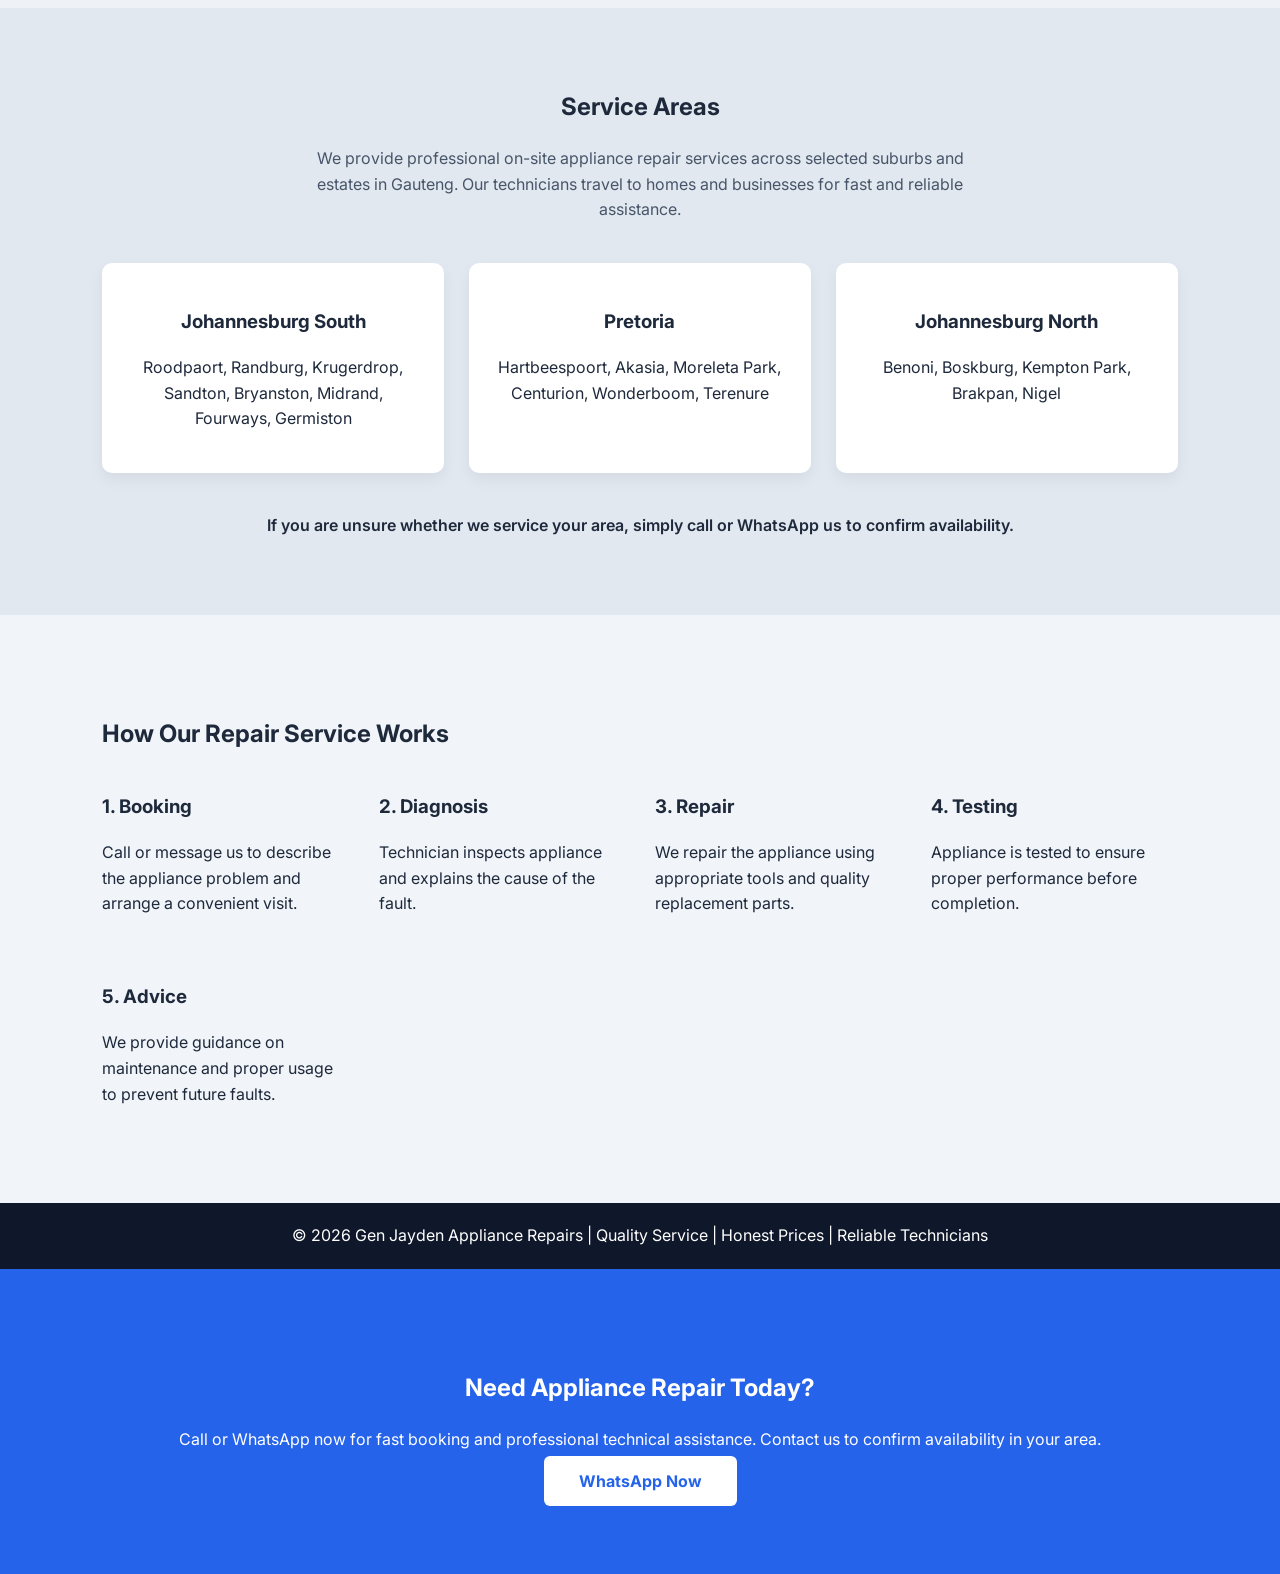
<file: services.html>
<!DOCTYPE html>
<html lang="en">
<head>
<meta name="description" content="Appliance repair services for fridges, freezers, washing machines, tumble dryers, ovens and other listed appliances. Contact Gen Jayden to enquire.">

<meta name="keywords" content="appliance repair, fridge repair, washing machine repair, oven repair, aircon repair, cold room repair, freezer room installation">

<meta name="author" content="Gen Jayden Appliance Repairs">

<meta property="og:title" content="Gen Jayden Appliance Repairs">
<meta property="og:description" content="Appliance repair services for homes and businesses. Contact us to enquire about availability.">
<meta property="og:type" content="website">
<meta charset="UTF-8">
<meta name="viewport" content="width=device-width, initial-scale=1.0">
<title>Gen Jayden Appliance Repairs</title>
<script data-goatcounter="https://genappliancerepairs.goatcounter.com/count"
        async src="//gc.zgo.at/count.js"></script>
<!-- Google tag (gtag.js) -->
<script async src="https://www.googletagmanager.com/gtag/js?id=G-C7B11668BW"></script>
<script>
  window.dataLayer = window.dataLayer || [];
  function gtag(){dataLayer.push(arguments);}
  gtag('js', new Date());

  gtag('config', 'G-C7B11668BW');
</script>

<link rel="stylesheet" href="style.css">
<link href="https://fonts.googleapis.com/css2?family=Inter:wght@300;400;600;800&display=swap" rel="stylesheet">
<link rel="stylesheet" href="https://cdnjs.cloudflare.com/ajax/libs/font-awesome/6.5.0/css/all.min.css">
<link rel="icon" href="images/logo.png">
<!-- Google tag (gtag.js) -->
<script async src="https://www.googletagmanager.com/gtag/js?id=AW-18580250537"></script>
<script>
  window.dataLayer = window.dataLayer || [];
  function gtag(){dataLayer.push(arguments);}
  gtag('js', new Date());
  gtag('config', 'AW-18580250537');
</script>
</head>



<body>

<header class="topbar">
Professional Appliance Repair Services
</header>

<nav class="navbar">
<div class="logo">
    <img src="images/logo2.png" alt="Gen Jayden Appliance Repairs">
    <div class="logo-text">
        <span class="brand-name">Gen Jayden</span>
        <span class="brand-tag">Appliance Repairs</span>
    </div>
</div>

<div class="nav-links">
<a href="index.html">Home</a>
<a href="about.html">About</a>
<a href="services.html">Services</a>
<a href="gallery.html">Gallery</a>
<a href="contact.html">Contact</a>
</div>
</nav>


<!-- NAVBAR -->

<!-- PAGE HERO -->
<section style="background:#0f172a;color:white;padding:120px 20px;text-align:center;">
<h1 style="font-size:46px;">Our Appliance Repair Services</h1>
<p style="max-width:700px;margin:auto;margin-top:20px;color:#cbd5e1;">
Fast diagnosis, reliable repairs and professional technical support for homes and businesses.
</p>
</section>

<section class="services">
<h2>Our Appliance Repair Services</h2>

<div class="service-grid">

<div class="service">
<i class="fa-solid fa-temperature-low icon"></i>
<h3>Fridge & Freezer Repair</h3>
<p>Cooling failures, gas leaks, compressor faults and thermostat issues fixed professionally.</p>
</div>

<div class="service">
<i class="fa-solid fa-soap icon"></i>
<h3>Washing Machine Repair</h3>
<p>Drainage, spinning, electrical and control panel problems diagnosed and repaired.</p>
</div>

<div class="service">
<i class="fa-solid fa-fire-burner icon"></i>
<h3>Oven & Stove Repair</h3>
<p>Heating elements, ignition systems and wiring faults repaired safely.</p>
</div>

<div class="service">
<i class="fa-solid fa-wind icon"></i>
<h3>Tumble Dryer Repair</h3>
<p>Heating issues and mechanical faults resolved quickly.</p>
</div>

<div class="service">
<i class="fa-solid fa-snowflake icon"></i>
<h3>Air Conditioner Services</h3>
<p>Installation, gas refill and performance maintenance.</p>
</div>

<div class="service">
<i class="fa-solid fa-warehouse icon"></i>
<h3>Cold Room Repairs</h3>
<p>Emergency commercial cold room repairs and maintenance.</p>
</div>

<div class="service">
<i class="fa-solid fa-snowflake icon"></i>
<h3>Cold Room & Freezer Room Installation</h3>
<p>Installation of new cold rooms and freezer rooms for shops, restaurants and businesses.</p>
</div>

</div>
</section>

<section class="coverage">
<h2>Service Areas</h2>

<p class="coverage-intro">
We provide professional on-site appliance repair services across selected suburbs and estates in Gauteng.
Our technicians travel to homes and businesses for fast and reliable assistance.
</p>

<div class="areas">

<div>
<h3>Johannesburg South</h3>
<p>Roodpaort, Randburg, Krugerdrop, Sandton, Bryanston, Midrand, Fourways, Germiston</p>
</div>

<div>
<h3>Pretoria</h3>
<p>Hartbeespoort, Akasia, Moreleta Park, Centurion, Wonderboom, Terenure</p>
</div>

<div>
<h3>Johannesburg North</h3>
<p>Benoni, Boskburg, Kempton Park, Brakpan, Nigel</p>
</div>

</div>


<p class="coverage-note">
If you are unsure whether we service your area, simply call or WhatsApp us to confirm availability.
</p>

</section>

<section id="process" class="process">
<h2>How Our Repair Service Works</h2>

<div class="process-steps">
<div>
<h3>1. Booking</h3>
<p>Call or message us to describe the appliance problem and arrange a convenient visit.</p>
</div>

<div>
<h3>2. Diagnosis</h3>
<p>Technician inspects appliance and explains the cause of the fault.</p>
</div>

<div>
<h3>3. Repair</h3>
<p>We repair the appliance using appropriate tools and quality replacement parts.</p>
</div>

<div>
<h3>4. Testing</h3>
<p>Appliance is tested to ensure proper performance before completion.</p>
</div>

<div>
<h3>5. Advice</h3>
<p>We provide guidance on maintenance and proper usage to prevent future faults.</p>
</div>
</div>
</section>




<footer>
© 2026 Gen Jayden Appliance Repairs | Quality Service | Honest Prices | Reliable Technicians
</footer>

<section style="background:#2563eb;color:white;text-align:center;padding:80px 20px;">
<h2>Need Appliance Repair Today?</h2>

<p>
Call or WhatsApp now for fast booking and professional technical assistance.
Contact us to confirm availability in your area.
</p>

<a href="https://wa.me/27681915286" 
style="background:white;color:#2563eb;padding:15px 35px;border-radius:6px;text-decoration:none;font-weight:700;">
WhatsApp Now
</a>

</section>

<div class="mobile-cta">

<a href="tel:0681915286" class="cta-call">
<i class="fa-solid fa-phone"></i>
Call
</a>

<a href="https://wa.me/27681915286" class="cta-wa">
<i class="fa-brands fa-whatsapp"></i>
WhatsApp
</a>

<a href="https://www.facebook.com/share/18FaNF49f3/" target="_blank" class="cta-fb">
<i class="fa-brands fa-facebook"></i>
Facebook
</a>

<a href="https://www.instagram.com/appliance2816?igsh=MWpqNDZoc2Nvb3UwZg==" target="_blank" class="cta-ig">
<i class="fa-brands fa-instagram"></i>
Insta
</a>

</div>

<div class="social-bar">

<a href="https://wa.me/27681915286" target="_blank" class="sb-wa">
<i class="fa-brands fa-whatsapp"></i>
</a>

<a href="https://www.facebook.com/share/18FaNF49f3/" target="_blank" class="sb-fb">
<i class="fa-brands fa-facebook-f"></i>
</a>

<a href="https://www.instagram.com/appliance2816?igsh=MWpqNDZoc2Nvb3UwZg==" target="_blank" class="sb-ig">
<i class="fa-brands fa-instagram"></i>
</a>

</div>

<script src="script.js"></script>

</body>
</html>
</file>
<file: style.css>
body{
font-family:Inter;
margin:0;
color:#1e293b;
line-height:1.6;
background:#eef2f7;
}

.topbar{
background:#0f172a;
color:white;
text-align:center;
padding:8px;
font-size:14px;
}

.navbar{
display:flex;
justify-content:space-between;
padding:20px 8%;
background:white;
box-shadow:0 2px 8px rgba(0,0,0,.05);
position:sticky;
top:0;
}

.navbar a{
margin-left:25px;
text-decoration:none;
color:#334155;
}

.hero{
display:flex;
align-items:center;
gap:60px;
padding:80px 8%;
background:linear-gradient(120deg,#f8fafc,#e2e8f0);
}

.hero-image img{
width:450px;
border-radius:12px;
}

.cta-btn{
display:inline-block;
background:#2563eb;
color:white;
padding:14px 30px;
border-radius:6px;
margin-top:20px;
text-decoration:none;
}

.trust-strip{
display:grid;
grid-template-columns:repeat(4,1fr);
text-align:center;
padding:40px;
background:white;
}

.services{
padding:80px 8%;
}

.service-grid{
display:grid;
grid-template-columns:repeat(auto-fit,minmax(280px,1fr));
gap:30px;
}

.service{
background:white;
padding:25px;
border-radius:10px;
box-shadow:0 4px 12px rgba(0,0,0,.05);
}

.process{
background:#f1f5f9;
padding:80px 8%;
}

.process-steps{
display:grid;
grid-template-columns:repeat(auto-fit,minmax(220px,1fr));
gap:30px;
}

.why{
padding:80px 8%;
}

.why-grid{
display:grid;
grid-template-columns:repeat(auto-fit,minmax(250px,1fr));
gap:30px;
}

.coverage{
background:#e2e8f0;
padding:60px 8%;
text-align:center;
}

.contact{
padding:80px 8%;
}

.contact-grid{
display:grid;
grid-template-columns:1fr 1fr;
gap:40px;
}

form input, form textarea{
width:100%;
padding:14px;
margin-bottom:15px;
border:1px solid #cbd5e1;
border-radius:6px;
}

form button{
background:#2563eb;
color:white;
padding:14px;
border:none;
border-radius:6px;
}

footer{
background:#0f172a;
color:white;
text-align:center;
padding:20px;
}

.icon{
font-size:32px;
color:#2563eb;
margin-bottom:10px;
}

/* GALLERY */

.gallery{
padding:80px 8%;
background:white;
}

.gallery-grid{
display:grid;
grid-template-columns:repeat(auto-fit,minmax(260px,1fr));
gap:20px;
margin-top:30px;
}

.gallery-grid img{
width:100%;
height:220px;
object-fit:cover;
border-radius:8px;
transition:.4s;
}

.gallery-grid img:hover{
transform:scale(1.05);
}

/* TESTIMONIALS */

.testimonials{
padding:80px 8%;
background:#f1f5f9;
}

.testimonial-grid{
display:grid;
grid-template-columns:repeat(auto-fit,minmax(260px,1fr));
gap:25px;
margin-top:30px;
}

.testimonial{
background:white;
padding:25px;
border-radius:8px;
box-shadow:0 4px 10px rgba(0,0,0,.05);
}

/* WHATSAPP */

.whatsapp{
position:fixed;
bottom:25px;
right:25px;
background:#25D366;
color:white;
font-size:28px;
padding:15px;
border-radius:50%;
box-shadow:0 6px 15px rgba(0,0,0,.2);
z-index:999;
}

.logo{
display:flex;
align-items:center;
gap:12px;
}

.logo img{
height:55px;
width:auto;
}

.logo-text{
display:flex;
flex-direction:column;
line-height:1.1;
}

.brand-name{
font-weight:800;
font-size:20px;
color:#0f172a;
}

.brand-tag{
font-size:13px;
color:#64748b;
letter-spacing:1px;
}

/* =========================
MOBILE RESPONSIVE FIX
========================= */

@media (max-width: 900px){

/* NAVBAR */

.navbar{
flex-direction:column;
align-items:flex-start;
gap:10px;
}

.navbar div:last-child{
display:flex;
flex-wrap:wrap;
gap:15px;
}

.navbar a{
margin-left:0;
font-size:14px;
}

/* HERO */

.hero{
flex-direction:column;
padding:50px 20px;
gap:30px;
text-align:center;
}

.hero-image img{
width:100%;
max-width:420px;
}

/* TRUST STRIP */

.trust-strip{
grid-template-columns:1fr 1fr;
gap:20px;
}

/* SERVICES */

.services{
padding:60px 20px;
}

/* GALLERY */

.gallery{
padding:60px 20px;
}

.gallery-grid img{
height:auto;
aspect-ratio:4/3;
}

/* TESTIMONIALS */

.testimonials{
padding:60px 20px;
}

/* PROCESS */

.process{
padding:60px 20px;
}

/* WHY */

.why{
padding:60px 20px;
}

/* COVERAGE */

.coverage{
padding:50px 20px;
}

/* CONTACT */

.contact{
padding:60px 20px;
}

.contact-grid{
grid-template-columns:1fr;
}

/* FORM */

form{
margin-top:20px;
}

/* FOOTER */

footer{
font-size:14px;
padding:15px;
}

}


/* EXTRA SMALL PHONES */

@media (max-width: 500px){

.hero-text h1{
font-size:28px;
}

.hero-text p{
font-size:15px;
}

.trust-strip{
grid-template-columns:1fr;
}

.brand-name{
font-size:16px;
}

.brand-tag{
font-size:11px;
}

}

/* CONTACT INFO CARD */

.contact-info-card{
background:white;
padding:35px;
border-radius:12px;
box-shadow:0 10px 25px rgba(0,0,0,.08);
}

.contact-info-card h3{
margin-top:20px;
display:flex;
align-items:center;
gap:10px;
color:#0f172a;
}

.contact-highlight{
font-size:20px;
font-weight:700;
color:#2563eb;
margin-top:5px;
}

.contact-link{
text-decoration:none;
color:#2563eb;
font-weight:600;
}

.contact-link:hover{
text-decoration:underline;
}

/* FACEBOOK BUTTON */

.facebook-btn{
display:inline-block;
background:#1877F2;
color:white;
padding:12px 20px;
border-radius:6px;
text-decoration:none;
font-weight:600;
transition:.3s;
}

.facebook-btn:hover{
background:#0f5ed7;
transform:translateY(-2px);
box-shadow:0 8px 15px rgba(0,0,0,.15);
}

.contact-message{
margin-top:20px;
color:#475569;
}

/* MOBILE STICKY CTA */

.mobile-cta{
display:none;
}

@media(max-width:768px){

.mobile-cta{
display:flex;
position:fixed;
bottom:0;
left:0;
width:100%;
z-index:9999;
}

.mobile-cta a{
flex:1;
text-align:center;
padding:15px 0;
color:white;
font-weight:600;
text-decoration:none;
}

.cta-call{background:#0f172a;}
.cta-wa{background:#25D366;}
.cta-fb{background:#1877F2;}

body{padding-bottom:70px;}

}

/* FADE IN ANIMATION */

.fade{
opacity:0;
transform:translateY(40px);
transition:1s;
}

.fade.show{
opacity:1;
transform:translateY(0);
}

/* INSTAGRAM BUTTON */

.instagram-btn{
display:inline-block;
background:linear-gradient(45deg,#f58529,#dd2a7b,#8134af,#515bd4);
color:white;
padding:12px 20px;
border-radius:6px;
text-decoration:none;
font-weight:600;
transition:.3s;
}

.instagram-btn:hover{
transform:translateY(-2px);
box-shadow:0 8px 18px rgba(0,0,0,.2);
}

.cta-ig{
background:linear-gradient(45deg,#f58529,#dd2a7b,#8134af,#515bd4);
}

.social-bar{
position:fixed;
top:40%;
right:0;
display:flex;
flex-direction:column;
z-index:999;
}

.social-bar a{
color:white;
padding:12px;
font-size:20px;
text-align:center;
transition:.3s;
}

.sb-wa{background:#25D366;}
.sb-fb{background:#1877F2;}
.sb-ig{
background:linear-gradient(45deg,#f58529,#dd2a7b,#8134af,#515bd4);
}

.social-bar a:hover{
padding-right:20px;
}

.coverage-intro{
max-width:700px;
margin:auto;
margin-bottom:40px;
color:#475569;
}

.areas{
display:grid;
grid-template-columns:repeat(auto-fit,minmax(250px,1fr));
gap:25px;
margin-top:30px;
}

.areas div{
background:white;
padding:25px;
border-radius:10px;
box-shadow:0 6px 15px rgba(0,0,0,.06);
}

.coverage-note{
margin-top:40px;
font-weight:600;
color:#1e293b;
}


@media(max-width:768px){
.social-bar{
display:none;
}
}

.nav-links a.active{
color:#2563eb;
font-weight:700;
border-bottom:3px solid #2563eb;
padding-bottom:5px;
}

/* ===== PREMIUM GLASS UI ===== */

.glass-card{
background:rgba(255,255,255,0.6);
backdrop-filter:blur(14px);
border-radius:18px;
padding:30px;
box-shadow:0 10px 30px rgba(0,0,0,0.08);
transition:0.4s;
border:1px solid rgba(255,255,255,0.3);
}

.glass-card:hover{
transform:translateY(-10px) scale(1.02);
box-shadow:0 25px 50px rgba(0,0,0,0.15);
}

.section-dark{
background:linear-gradient(120deg,#0f172a,#1e293b);
color:white;
}

.big-title{
font-size:42px;
text-align:center;
margin-bottom:20px;
}

.section-sub{
text-align:center;
max-width:700px;
margin:auto;
color:#64748b;
}

.fade-up{
opacity:1;
transform:translateY(0);
transition:1s;
}

.fade-up.show{
opacity:1;
transform:translateY(0);
}

.glass-card{
background:rgba(255,255,255,0.6);
backdrop-filter:blur(14px);
border-radius:18px;
padding:30px;
box-shadow:0 10px 30px rgba(0,0,0,0.08);
transition:0.4s;
border:1px solid rgba(255,255,255,0.3);
}

.fade-up{
opacity:1;
transform:translateY(0);
transition:1s;
}

.fade-up.show{
opacity:1;
transform:translateY(0);
}

.big-title{
font-size:42px;
text-align:center;
margin-bottom:20px;
}
</file>
